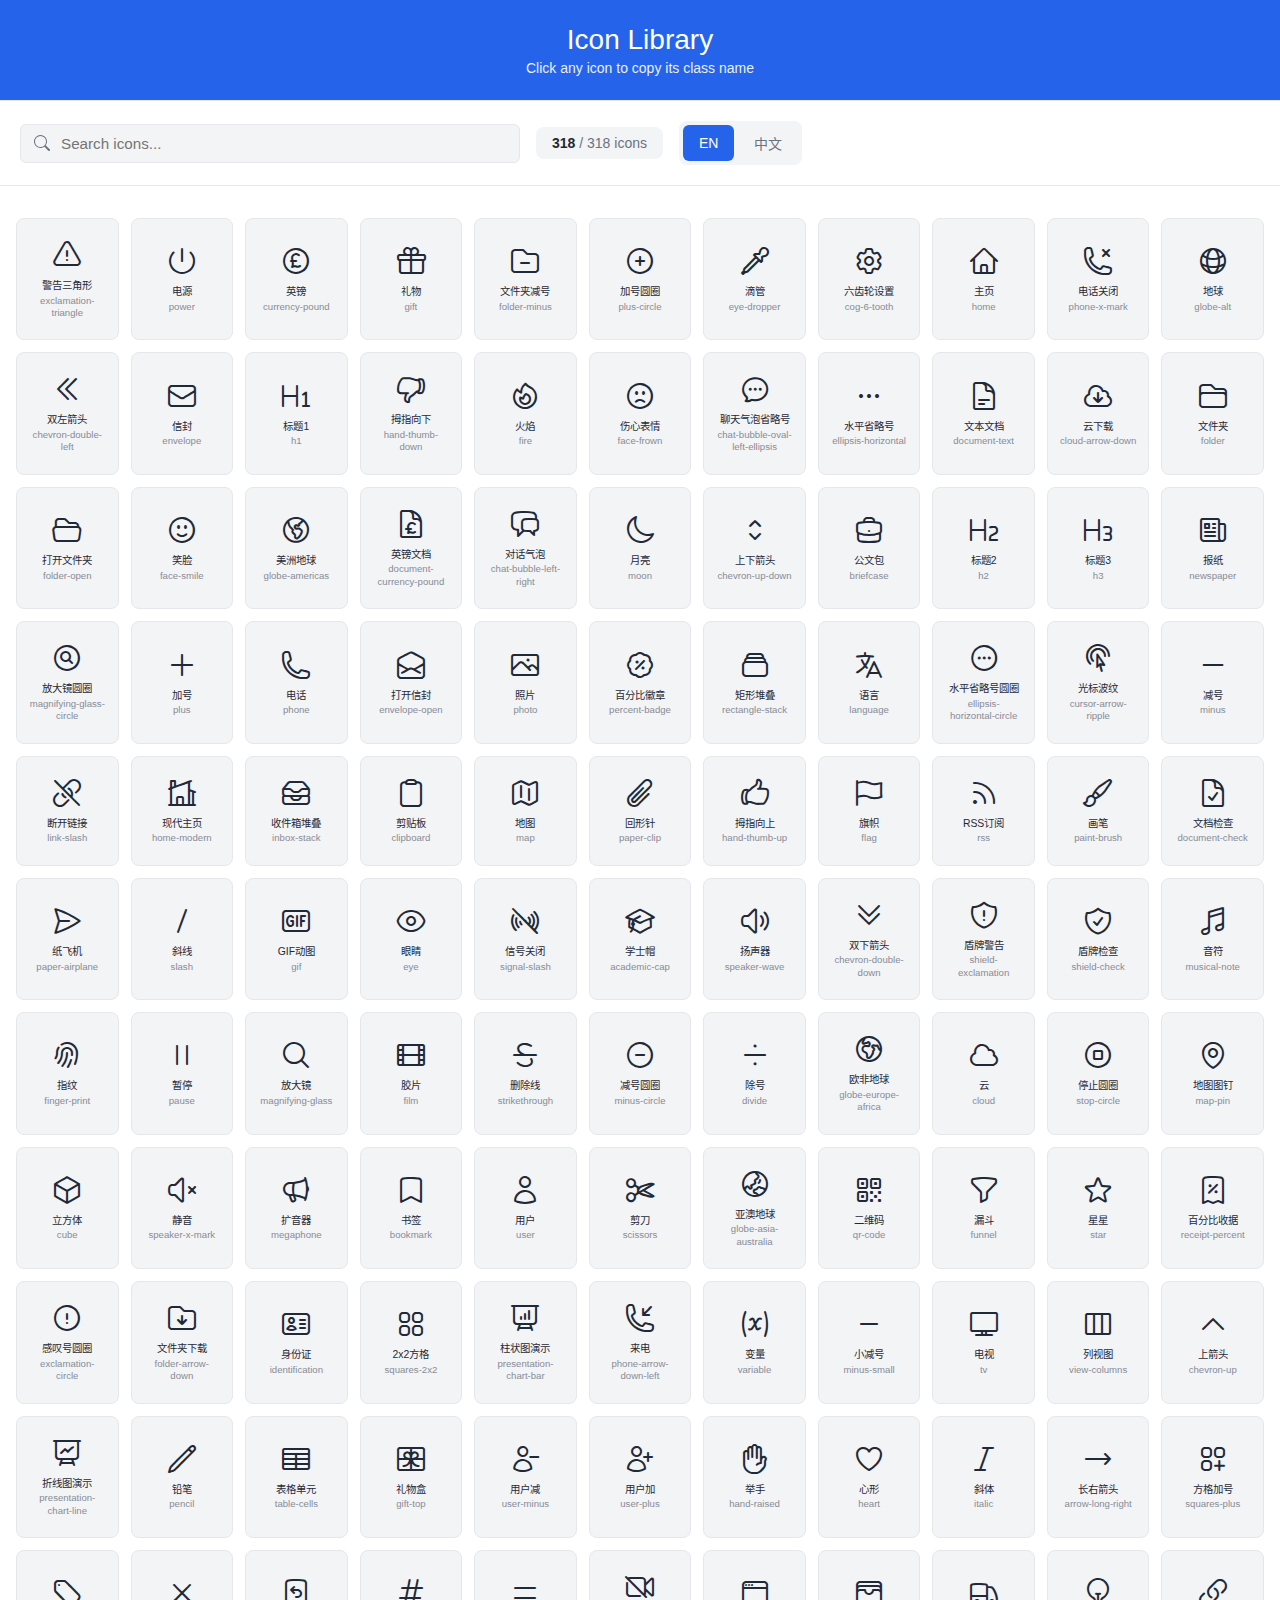
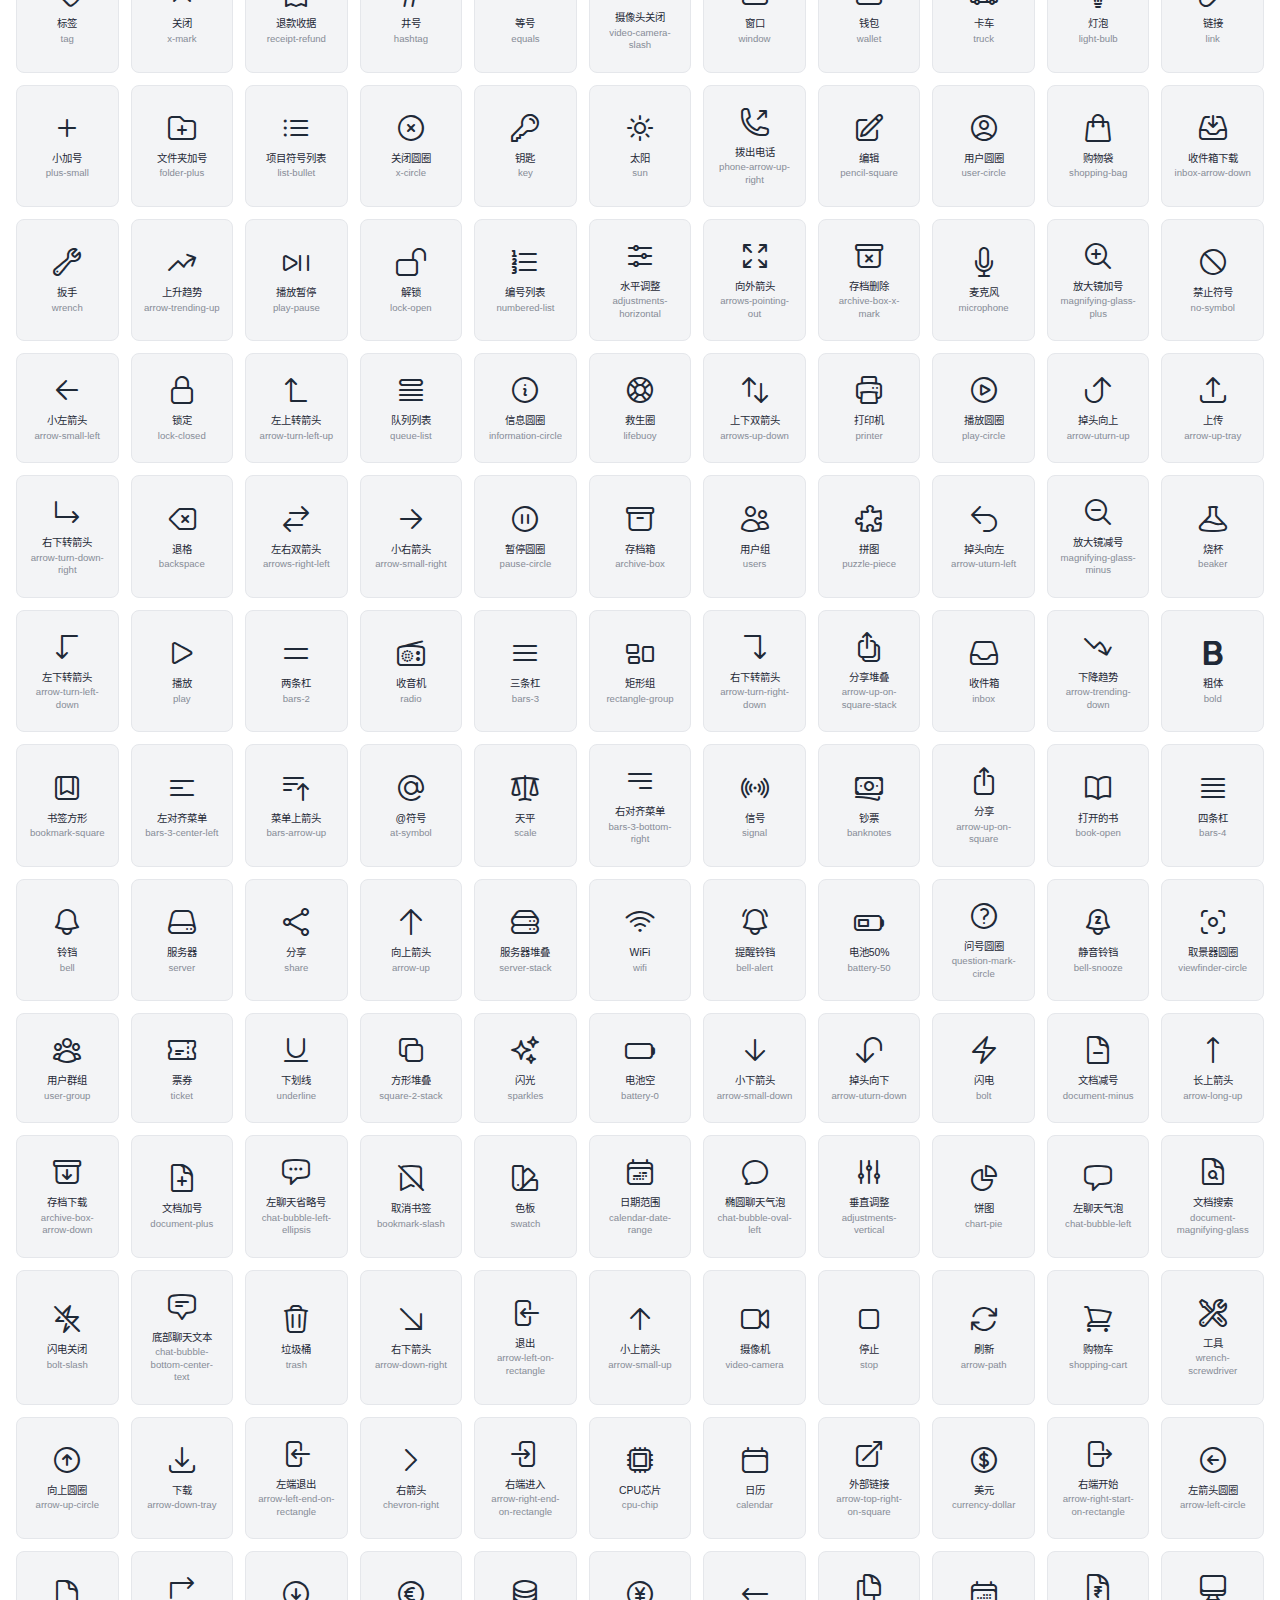
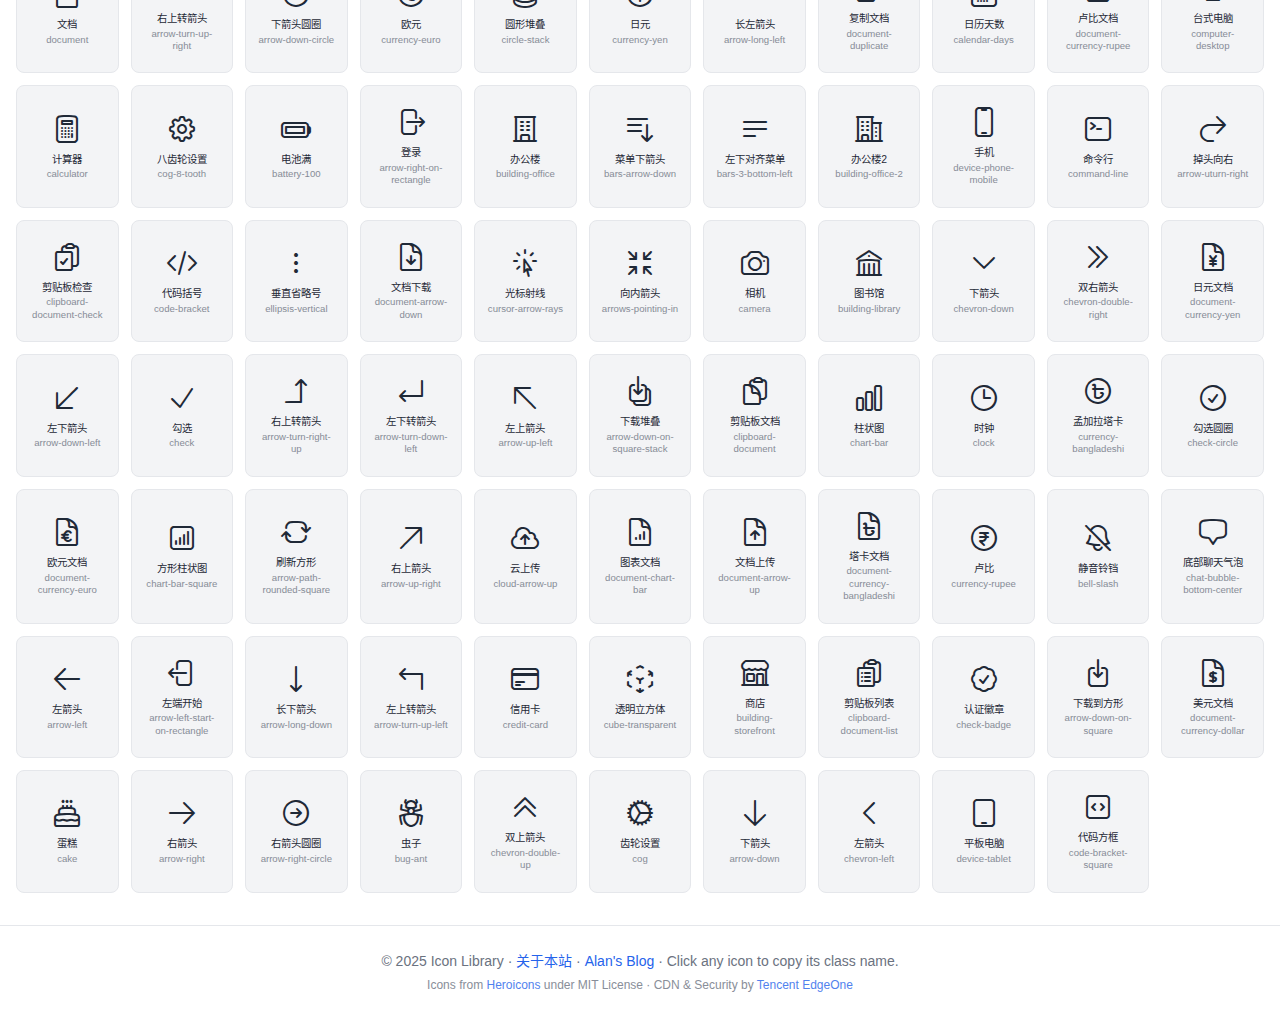
<file: index.html>
<!DOCTYPE html>
<html lang="zh-CN">
<head>
  <meta charset="UTF-8">
  <meta name="viewport" content="width=device-width, initial-scale=1.0">
  <title>Icon Library | 图标库</title>
  <link rel="stylesheet" href="iconfont.css">
  <script src="icon-names.js"></script>
  <style>
    * {
      margin: 0;
      padding: 0;
      box-sizing: border-box;
    }

    :root {
      --primary-color: #2563eb;
      --primary-dark: #1d4ed8;
      --primary-light: #dbeafe;
      --background: #ffffff;
      --card-bg: #ffffff;
      --text-primary: #1f2937;
      --text-secondary: #6b7280;
      --border-color: #e5e7eb;
      --hover-bg: #f3f4f6;
      --success-color: #10b981;
    }

    body {
      font-family: -apple-system, BlinkMacSystemFont, 'Segoe UI', 'PingFang SC', 'Hiragino Sans GB', 'Microsoft YaHei', 'Helvetica Neue', Arial, sans-serif;
      background: var(--background);
      min-height: 100vh;
      color: var(--text-primary);
    }

    .app-container {
      min-height: 100vh;
      display: flex;
      flex-direction: column;
    }

    .header {
      background: var(--primary-color);
      padding: 1.5rem;
      color: white;
      border-bottom: 1px solid var(--border-color);
    }

    .header-content {
      max-width: 1400px;
      margin: 0 auto;
      text-align: center;
    }

    .header h1 {
      font-size: 1.75rem;
      margin-bottom: 0.25rem;
      font-weight: 500;
    }

    .header p {
      font-size: 0.875rem;
      opacity: 0.9;
    }

    .toolbar {
      background: var(--card-bg);
      padding: 1.25rem;
      border-bottom: 1px solid var(--border-color);
      position: sticky;
      top: 0;
      z-index: 100;
    }

    .toolbar-content {
      max-width: 1400px;
      margin: 0 auto;
      display: flex;
      align-items: center;
      gap: 1rem;
      flex-wrap: wrap;
    }

    .search-container {
      flex: 1;
      min-width: 280px;
      max-width: 500px;
      position: relative;
    }

    .search-input {
      width: 100%;
      padding: 0.625rem 1rem 0.625rem 2.5rem;
      border: 1px solid var(--border-color);
      border-radius: 0.375rem;
      font-size: 0.95rem;
      transition: all 0.2s;
      outline: none;
      background: var(--hover-bg);
    }

    .search-input:focus {
      border-color: var(--primary-color);
      background: white;
      box-shadow: 0 0 0 2px rgba(37, 99, 235, 0.1);
    }

    .search-icon {
      position: absolute;
      left: 0.875rem;
      top: 50%;
      transform: translateY(-50%);
      color: var(--text-secondary);
      pointer-events: none;
    }

    .toolbar-actions {
      display: flex;
      align-items: center;
      gap: 1rem;
    }

    .icon-count {
      padding: 0.5rem 1rem;
      background: var(--hover-bg);
      border-radius: 0.5rem;
      font-size: 0.875rem;
      color: var(--text-secondary);
      white-space: nowrap;
    }

    .icon-count strong {
      color: var(--text-primary);
      font-weight: 600;
    }

    .lang-switcher {
      display: flex;
      background: var(--hover-bg);
      border-radius: 0.5rem;
      padding: 0.25rem;
      gap: 0.25rem;
    }

    .lang-btn {
      padding: 0.5rem 1rem;
      border: none;
      background: transparent;
      color: var(--text-secondary);
      border-radius: 0.375rem;
      cursor: pointer;
      font-size: 0.875rem;
      font-weight: 500;
      transition: all 0.2s;
      white-space: nowrap;
    }

    .lang-btn.active {
      background: var(--primary-color);
      color: white;
    }

    .lang-btn:hover:not(.active) {
      color: var(--text-primary);
    }

    .main-content {
      flex: 1;
      max-width: 1400px;
      margin: 0 auto;
      width: 100%;
      padding: 2rem 1rem;
    }

    .icon-grid {
      display: grid;
      grid-template-columns: repeat(auto-fill, minmax(100px, 1fr));
      gap: 0.75rem;
    }

    .icon-card {
      background: var(--hover-bg);
      border: 1px solid var(--border-color);
      border-radius: 0.5rem;
      padding: 1.25rem 0.5rem;
      cursor: pointer;
      transition: all 0.2s;
      display: flex;
      flex-direction: column;
      align-items: center;
      justify-content: center;
      min-height: 100px;
      position: relative;
      overflow: hidden;
    }

    .icon-card:hover {
      background: white;
      border-color: var(--primary-color);
      transform: translateY(-1px);
      box-shadow: 0 2px 8px rgba(37, 99, 235, 0.12);
    }

    .icon-card:active {
      transform: translateY(0);
    }

    .icon-card i {
      font-size: 2rem;
      color: var(--text-primary);
      transition: all 0.2s;
      margin-bottom: 0.5rem;
    }

    .icon-card:hover i {
      color: var(--primary-color);
      transform: scale(1.1);
    }

    .icon-name {
      font-size: 0.7rem;
      color: var(--text-secondary);
      text-align: center;
      word-break: break-word;
      line-height: 1.3;
      max-width: 100%;
      padding: 0 0.25rem;
    }
    
    .icon-name-zh {
      font-size: 0.65rem;
      color: var(--text-primary);
      margin-bottom: 2px;
      font-weight: 500;
    }
    
    .icon-name-en {
      font-size: 0.6rem;
      color: var(--text-secondary);
      opacity: 0.8;
    }

    .copied-badge {
      position: absolute;
      top: 0.5rem;
      right: 0.5rem;
      background: var(--success-color);
      color: white;
      padding: 0.25rem 0.5rem;
      border-radius: 0.25rem;
      font-size: 0.625rem;
      font-weight: 600;
      opacity: 0;
      transform: translateY(-0.5rem);
      transition: all 0.3s;
      pointer-events: none;
    }

    .icon-card.copied .copied-badge {
      opacity: 1;
      transform: translateY(0);
    }

    .empty-state {
      text-align: center;
      padding: 4rem 2rem;
      color: var(--text-secondary);
    }

    .empty-state-icon {
      font-size: 4rem;
      margin-bottom: 1rem;
      opacity: 0.3;
    }

    .empty-state h3 {
      font-size: 1.25rem;
      margin-bottom: 0.5rem;
      color: var(--text-primary);
    }

    .empty-state p {
      font-size: 0.95rem;
    }

    .loading-state {
      text-align: center;
      padding: 4rem 2rem;
      color: var(--text-secondary);
    }

    .spinner {
      width: 3rem;
      height: 3rem;
      border: 3px solid var(--border-color);
      border-top-color: var(--primary-color);
      border-radius: 50%;
      animation: spin 0.8s linear infinite;
      margin: 0 auto 1rem;
    }

    @keyframes spin {
      to { transform: rotate(360deg); }
    }

    .toast {
      position: fixed;
      bottom: 2rem;
      left: 50%;
      transform: translateX(-50%) translateY(100px);
      background: var(--primary-color);
      color: white;
      padding: 0.875rem 1.5rem;
      border-radius: 0.375rem;
      font-size: 0.95rem;
      box-shadow: 0 2px 8px rgba(0,0,0,0.1);
      opacity: 0;
      transition: all 0.3s;
      pointer-events: none;
      z-index: 1000;
      max-width: 90%;
      text-align: center;
    }

    .toast.show {
      opacity: 1;
      transform: translateX(-50%) translateY(0);
    }

    .footer {
      background: var(--card-bg);
      border-top: 1px solid var(--border-color);
      padding: 1.5rem;
      text-align: center;
      color: var(--text-secondary);
      font-size: 0.875rem;
    }

    .footer a {
      color: var(--primary-color);
      text-decoration: none;
    }

    .footer a:hover {
      text-decoration: underline;
    }

    @media (max-width: 768px) {
      .header h1 {
        font-size: 1.5rem;
      }
      
      .toolbar-content {
        flex-direction: column;
        align-items: stretch;
      }
      
      .search-container {
        max-width: 100%;
      }
      
      .toolbar-actions {
        justify-content: space-between;
      }
      
      .icon-grid {
        grid-template-columns: repeat(auto-fill, minmax(80px, 1fr));
        gap: 0.5rem;
      }
      
      .icon-card {
        padding: 1rem 0.25rem;
        min-height: 90px;
      }
      
      .icon-card i {
        font-size: 1.75rem;
      }
    }

    @media (min-width: 1600px) {
      .icon-grid {
        grid-template-columns: repeat(auto-fill, minmax(120px, 1fr));
      }
    }
  </style>
</head>
<body>
  <div class="app-container">
    <header class="header">
      <div class="header-content">
        <h1 class="page-title">Icon Library</h1>
        <p class="page-subtitle">Click any icon to copy its class name</p>
      </div>
    </header>

    <div class="toolbar">
      <div class="toolbar-content">
        <div class="search-container">
          <svg class="search-icon" width="16" height="16" viewBox="0 0 16 16" fill="currentColor">
            <path d="M11.742 10.344a6.5 6.5 0 1 0-1.397 1.398h-.001c.03.04.062.078.098.115l3.85 3.85a1 1 0 0 0 1.415-1.414l-3.85-3.85a1.007 1.007 0 0 0-.115-.1zM12 6.5a5.5 5.5 0 1 1-11 0 5.5 5.5 0 0 1 11 0z"/>
          </svg>
          <input 
            type="text" 
            class="search-input" 
            id="searchInput" 
            placeholder="Search icons..."
            autocomplete="off"
          >
        </div>
        
        <div class="toolbar-actions">
          <div class="icon-count">
            <strong id="visibleCount">0</strong> / <span id="totalCount">0</span> <span class="count-label">icons</span>
          </div>
          
          <div class="lang-switcher">
            <button class="lang-btn active" data-lang="en">EN</button>
            <button class="lang-btn" data-lang="zh">中文</button>
          </div>
        </div>
      </div>
    </div>

    <main class="main-content">
      <div id="iconGrid" class="icon-grid">
        <div class="loading-state">
          <div class="spinner"></div>
          <p>Loading icons...</p>
        </div>
      </div>
    </main>

    <footer class="footer">
      <p>
        © 2025 Icon Library · 
        <a href="about.html" style="color: #2563eb; text-decoration: none;">关于本站</a> · 
        <a href="https://www.alantx.cn" target="_blank" style="color: #2563eb; text-decoration: none;">Alan's Blog</a> · 
        <span class="footer-tip">Click any icon to copy its class name.</span>
      </p>
      <p style="margin-top: 0.5rem; font-size: 0.75rem; opacity: 0.8;">
        Icons from <a href="https://github.com/tailwindlabs/heroicons" target="_blank" style="color: #2563eb;">Heroicons</a> 
        under MIT License · 
        CDN & Security by <a href="https://edgeone.ai/zh?from=github" target="_blank" style="color: #2563eb;">Tencent EdgeOne</a>
      </p>
    </footer>
  </div>

  <div class="toast" id="toast"></div>

  <script>
    // Application state
    const app = {
      icons: [],
      filteredIcons: [],
      currentLang: 'en',
      searchTerm: '',
      
      // Translations
      translations: {
        en: {
          title: 'Icon Library',
          subtitle: 'Click any icon to copy its class name',
          searchPlaceholder: 'Search icons...',
          countLabel: 'icons',
          copiedPrefix: 'Copied: ',
          loading: 'Loading icons...',
          noResults: 'No icons found',
          noResultsDesc: 'Try adjusting your search',
          footerTip: 'Click any icon to copy its class name.',
          error: 'Failed to load icons'
        },
        zh: {
          title: '图标库',
          subtitle: '点击任意图标复制类名',
          searchPlaceholder: '搜索图标...',
          countLabel: '个图标',
          copiedPrefix: '已复制：',
          loading: '加载图标中...',
          noResults: '未找到图标',
          noResultsDesc: '请尝试调整搜索词',
          footerTip: '点击任意图标复制其类名。',
          error: '加载图标失败'
        }
      }
    };

    // Initialize application
    async function init() {
      try {
        await loadIcons();
        setupEventListeners();
        renderIcons();
        updateCounts();
      } catch (error) {
        console.error('Initialization failed:', error);
        showError();
      }
    }

    // Load icons from JSON file
    async function loadIcons() {
      try {
        const response = await fetch('iconfont.json');
        if (!response.ok) throw new Error('Failed to fetch icons');
        
        const data = await response.json();
        app.icons = data.glyphs || [];
        app.filteredIcons = [...app.icons];
        
        console.log(`Loaded ${app.icons.length} icons`);
      } catch (error) {
        console.error('Error loading icons:', error);
        throw error;
      }
    }

    // Render icons to the grid
    function renderIcons() {
      const grid = document.getElementById('iconGrid');
      
      if (!app.filteredIcons.length) {
        grid.innerHTML = `
          <div class="empty-state">
            <div class="empty-state-icon">🔍</div>
            <h3>${app.translations[app.currentLang].noResults}</h3>
            <p>${app.translations[app.currentLang].noResultsDesc}</p>
          </div>
        `;
        return;
      }
      
      const iconsHTML = app.filteredIcons.map(icon => {
        const className = icon.font_class || icon.name;
        const iconInfo = iconNameMap[className] || { zh: className, en: className };
        const zhName = iconInfo.zh;
        const enName = iconInfo.en;
        
        return `
          <div class="icon-card" data-name="${className}" title="${zhName} / ${enName}">
            <i class="iconfont icon-${className}"></i>
            <div class="icon-name">
              <div class="icon-name-zh">${zhName}</div>
              <div class="icon-name-en">${enName}</div>
            </div>
            <div class="copied-badge">✓</div>
          </div>
        `;
      }).join('');
      
      grid.innerHTML = iconsHTML;
      
      // Add click handlers
      grid.querySelectorAll('.icon-card').forEach(card => {
        card.addEventListener('click', handleIconClick);
      });
    }

    // Handle icon click
    function handleIconClick(event) {
      const card = event.currentTarget;
      const iconName = card.dataset.name;
      
      // 复制时加上 icon- 前缀
      copyToClipboard(`icon-${iconName}`);
      
      // Visual feedback
      card.classList.add('copied');
      setTimeout(() => {
        card.classList.remove('copied');
      }, 1500);
    }

    // Copy text to clipboard
    async function copyToClipboard(text) {
      try {
        // Try modern clipboard API first
        if (navigator.clipboard && window.isSecureContext) {
          await navigator.clipboard.writeText(text);
        } else {
          // Fallback for older browsers or non-secure contexts
          const textarea = document.createElement('textarea');
          textarea.value = text;
          textarea.style.position = 'fixed';
          textarea.style.left = '-999999px';
          textarea.style.top = '-999999px';
          document.body.appendChild(textarea);
          textarea.focus();
          textarea.select();
          
          try {
            document.execCommand('copy');
          } catch (err) {
            console.error('Fallback copy failed:', err);
          }
          
          document.body.removeChild(textarea);
        }
        
        showToast(`${app.translations[app.currentLang].copiedPrefix}${text}`);
      } catch (error) {
        console.error('Copy failed:', error);
        showToast('Copy failed. Please try again.');
      }
    }

    // Show toast notification
    function showToast(message) {
      const toast = document.getElementById('toast');
      toast.textContent = message;
      toast.classList.add('show');
      
      setTimeout(() => {
        toast.classList.remove('show');
      }, 2500);
    }

    // Search functionality
    function performSearch() {
      const searchTerm = app.searchTerm.toLowerCase().trim();
      
      if (!searchTerm) {
        app.filteredIcons = [...app.icons];
      } else {
        app.filteredIcons = app.icons.filter(icon => {
          const className = icon.font_class || icon.name || '';
          const iconInfo = iconNameMap[className] || { zh: className, en: className };
          
          // 搜索英文名
          const enName = iconInfo.en.toLowerCase();
          // 搜索中文名
          const zhName = iconInfo.zh.toLowerCase();
          
          // Direct substring match for English
          if (enName.includes(searchTerm)) return true;
          
          // Direct match for Chinese
          if (zhName.includes(searchTerm)) return true;
          
          // Fuzzy match for English: check if all characters appear in order
          let searchIndex = 0;
          for (let i = 0; i < enName.length && searchIndex < searchTerm.length; i++) {
            if (enName[i] === searchTerm[searchIndex]) {
              searchIndex++;
            }
          }
          if (searchIndex === searchTerm.length) return true;
          
          return false;
        });
      }
      
      renderIcons();
      updateCounts();
    }

    // Update icon counts
    function updateCounts() {
      document.getElementById('visibleCount').textContent = app.filteredIcons.length;
      document.getElementById('totalCount').textContent = app.icons.length;
    }

    // Update UI language
    function updateLanguage() {
      const t = app.translations[app.currentLang];
      
      document.querySelector('.page-title').textContent = t.title;
      document.querySelector('.page-subtitle').textContent = t.subtitle;
      document.getElementById('searchInput').placeholder = t.searchPlaceholder;
      document.querySelector('.count-label').textContent = t.countLabel;
      document.querySelector('.footer-tip').textContent = t.footerTip;
      
      // Re-render if showing empty state
      if (!app.filteredIcons.length) {
        renderIcons();
      }
    }

    // Show error state
    function showError() {
      const grid = document.getElementById('iconGrid');
      grid.innerHTML = `
        <div class="empty-state">
          <div class="empty-state-icon">⚠️</div>
          <h3>${app.translations[app.currentLang].error}</h3>
          <p>Please check the console for details</p>
        </div>
      `;
    }

    // Setup event listeners
    function setupEventListeners() {
      // Search input
      const searchInput = document.getElementById('searchInput');
      let searchTimeout;
      
      searchInput.addEventListener('input', (e) => {
        app.searchTerm = e.target.value;
        
        // Debounce search
        clearTimeout(searchTimeout);
        searchTimeout = setTimeout(() => {
          performSearch();
        }, 200);
      });
      
      // Clear search on Escape
      searchInput.addEventListener('keydown', (e) => {
        if (e.key === 'Escape') {
          e.target.value = '';
          app.searchTerm = '';
          performSearch();
        }
      });
      
      // Language switcher
      document.querySelectorAll('.lang-btn').forEach(btn => {
        btn.addEventListener('click', () => {
          // Update active state
          document.querySelectorAll('.lang-btn').forEach(b => b.classList.remove('active'));
          btn.classList.add('active');
          
          // Update language
          app.currentLang = btn.dataset.lang;
          updateLanguage();
        });
      });
    }

    // Start the application
    document.addEventListener('DOMContentLoaded', init);
  </script>
</body>
</html>
</file>
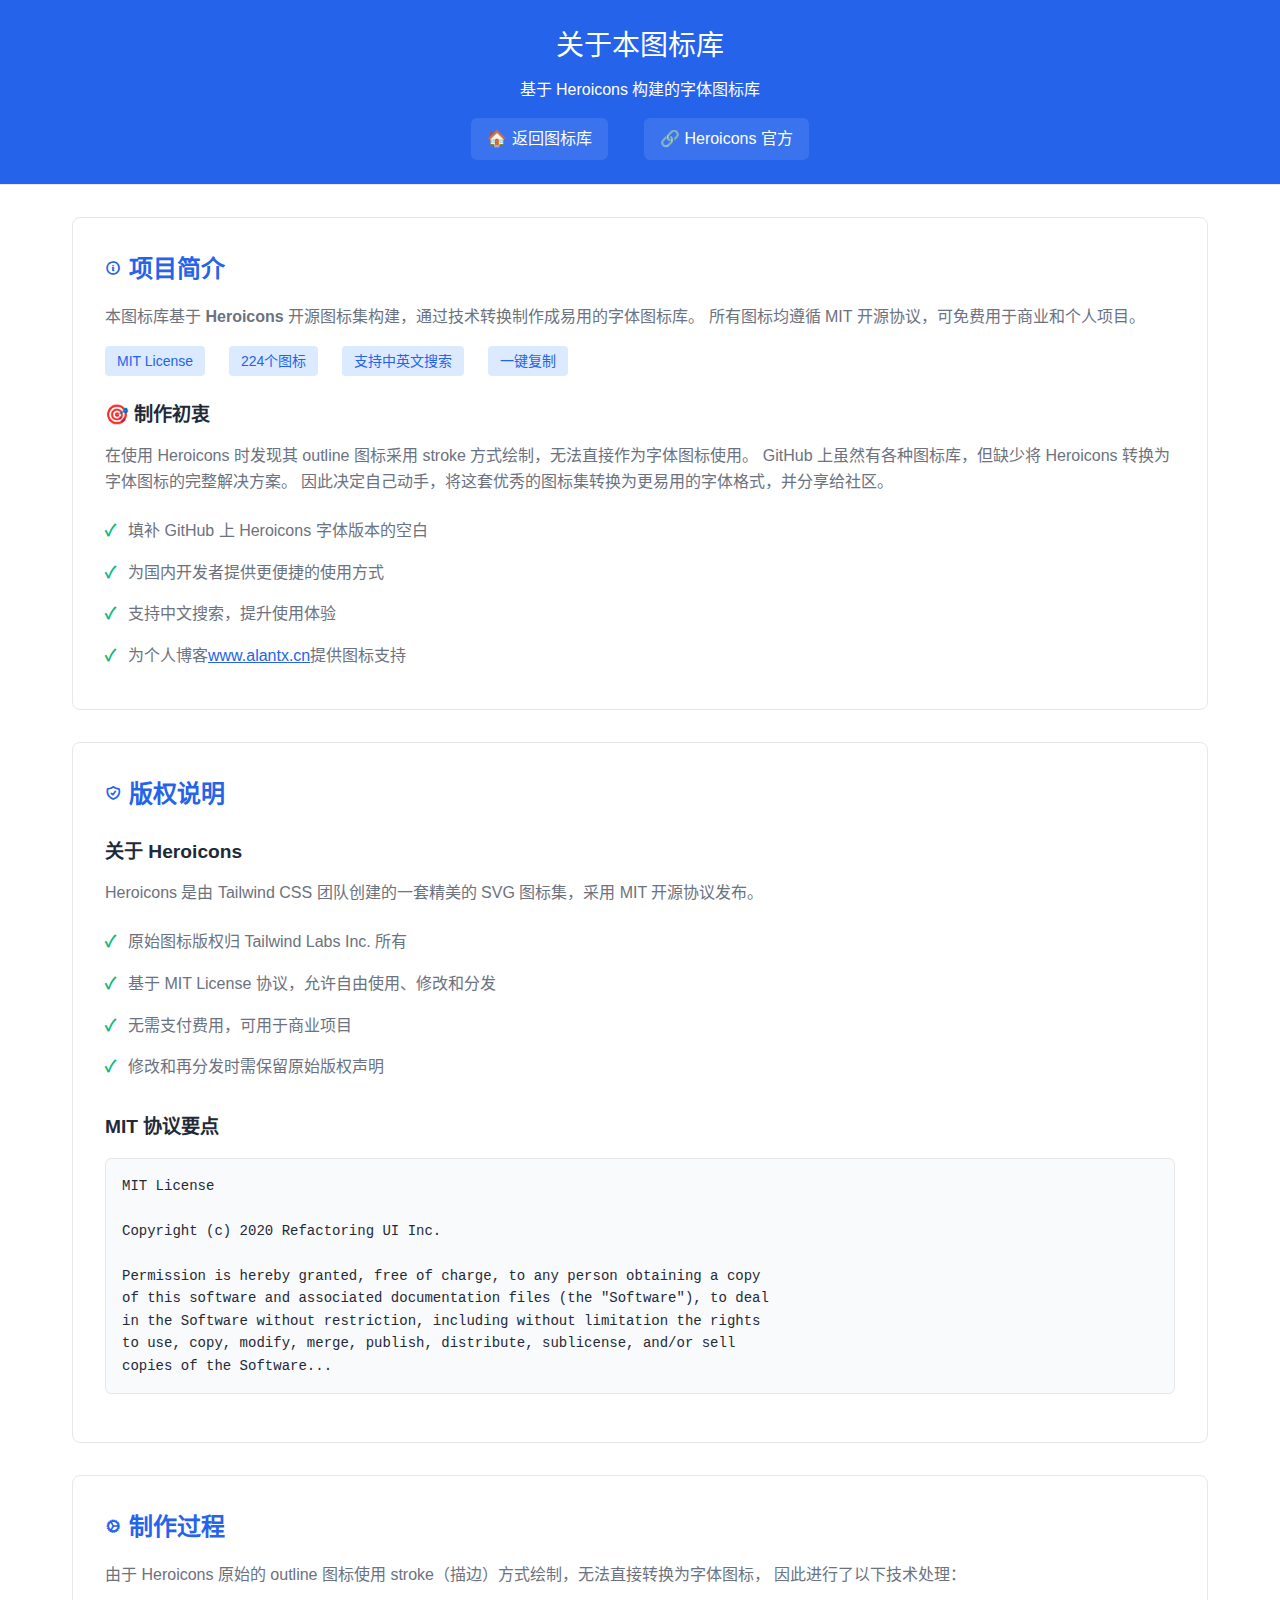
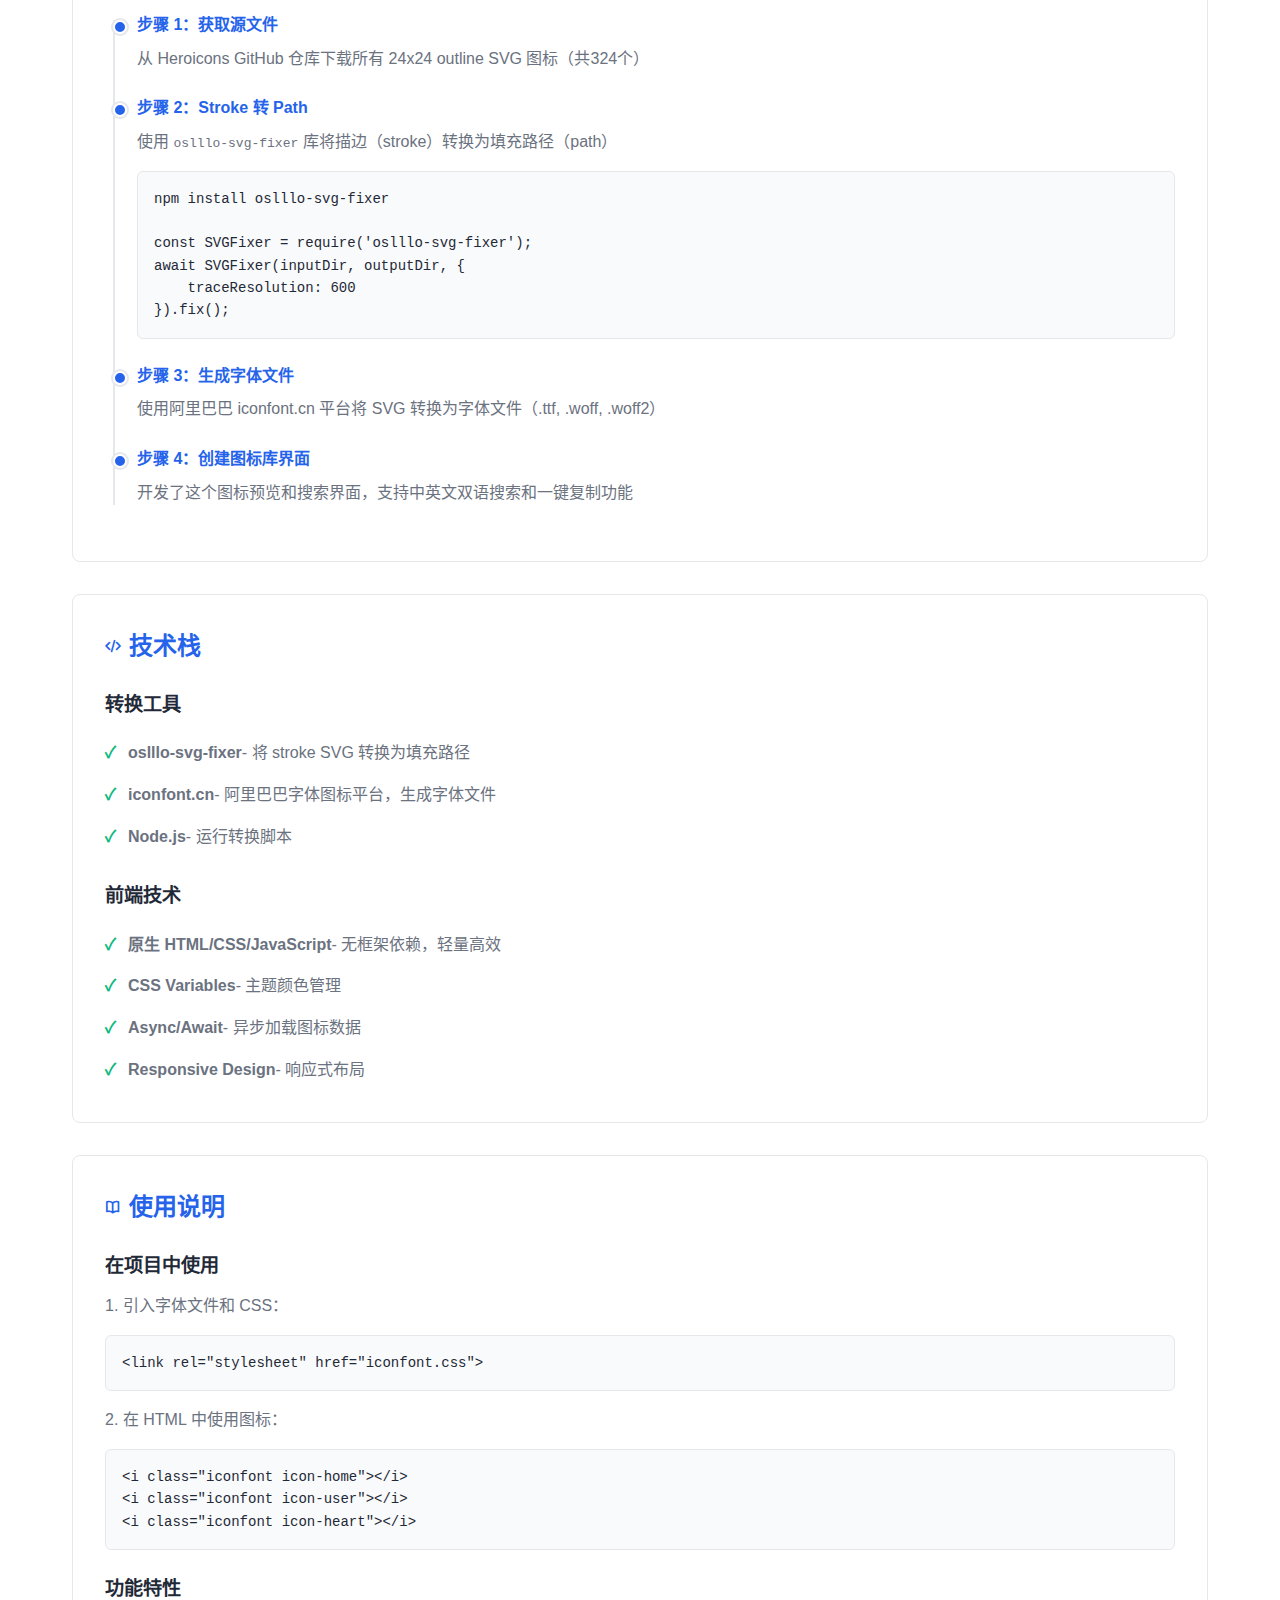
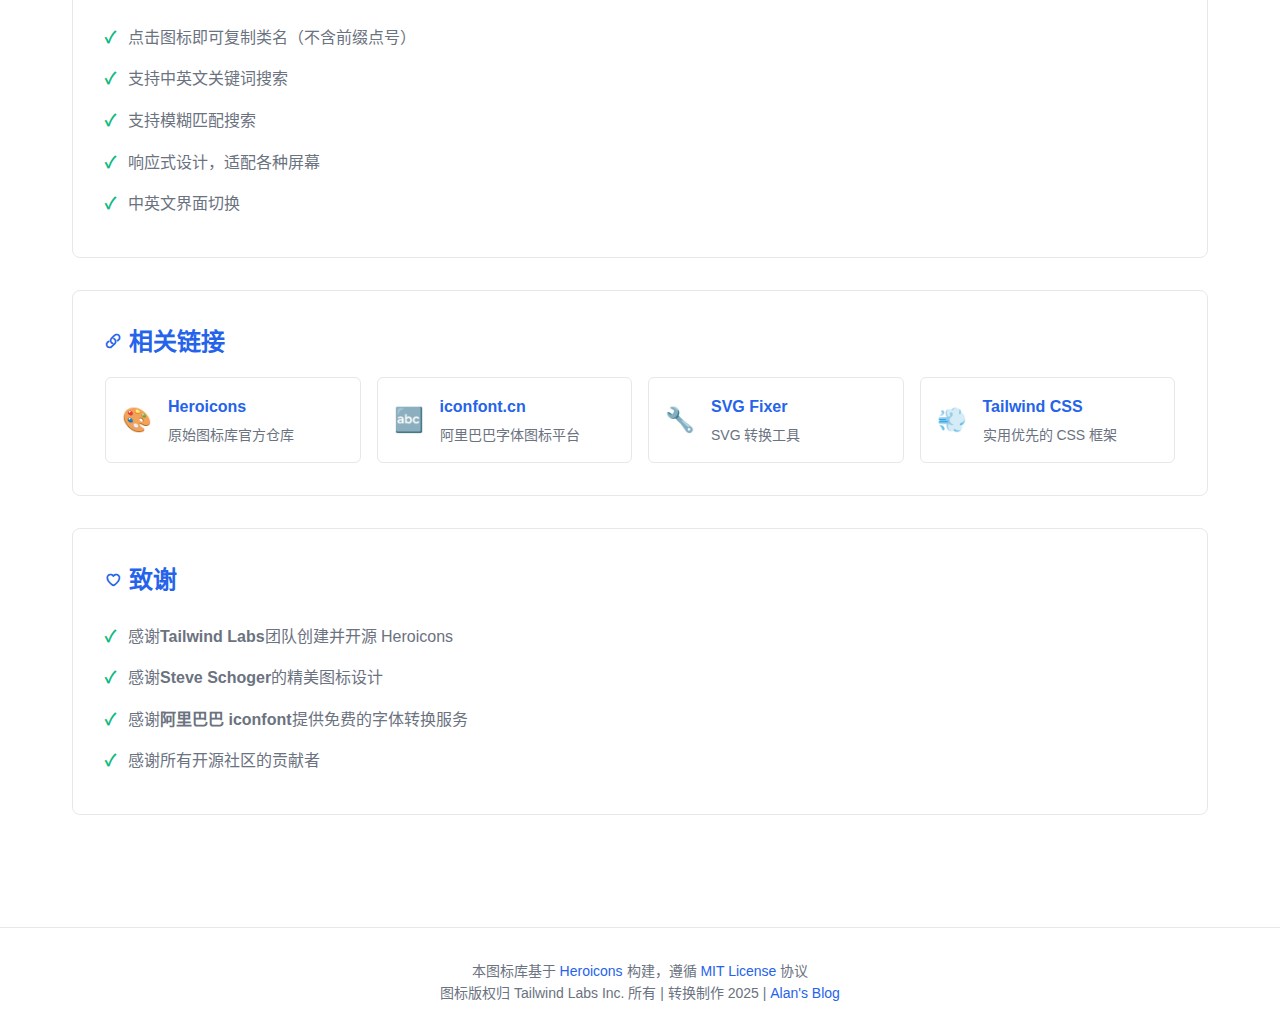
<file: about.html>
<!DOCTYPE html>
<html lang="zh-CN">
<head>
  <meta charset="UTF-8">
  <meta name="viewport" content="width=device-width, initial-scale=1.0">
  <title>关于本图标库 | About</title>
  <link rel="stylesheet" href="iconfont.css">
  <style>
    * {
      margin: 0;
      padding: 0;
      box-sizing: border-box;
    }

    :root {
      --primary-color: #2563eb;
      --primary-dark: #1d4ed8;
      --primary-light: #dbeafe;
      --background: #ffffff;
      --card-bg: #ffffff;
      --text-primary: #1f2937;
      --text-secondary: #6b7280;
      --border-color: #e5e7eb;
      --hover-bg: #f3f4f6;
      --success-color: #10b981;
      --code-bg: #f9fafb;
    }

    body {
      font-family: -apple-system, BlinkMacSystemFont, 'Segoe UI', 'PingFang SC', 'Hiragino Sans GB', 'Microsoft YaHei', 'Helvetica Neue', Arial, sans-serif;
      background: var(--background);
      min-height: 100vh;
      color: var(--text-primary);
      line-height: 1.6;
    }

    .header {
      background: var(--primary-color);
      padding: 1.5rem;
      color: white;
      text-align: center;
      border-bottom: 1px solid var(--border-color);
    }

    .header h1 {
      font-size: 1.75rem;
      font-weight: 500;
      margin-bottom: 0.5rem;
    }

    .nav-links {
      margin-top: 1rem;
    }

    .nav-links a {
      color: white;
      text-decoration: none;
      margin: 0 1rem;
      padding: 0.5rem 1rem;
      background: rgba(255,255,255,0.1);
      border-radius: 0.375rem;
      display: inline-block;
      transition: background 0.2s;
    }

    .nav-links a:hover {
      background: rgba(255,255,255,0.2);
    }

    .container {
      max-width: 1200px;
      margin: 0 auto;
      padding: 2rem;
    }

    .section {
      background: var(--card-bg);
      border: 1px solid var(--border-color);
      border-radius: 0.5rem;
      padding: 2rem;
      margin-bottom: 2rem;
    }

    .section h2 {
      font-size: 1.5rem;
      margin-bottom: 1rem;
      color: var(--primary-color);
      display: flex;
      align-items: center;
      gap: 0.5rem;
    }

    .section h3 {
      font-size: 1.2rem;
      margin: 1.5rem 0 0.75rem 0;
      color: var(--text-primary);
    }

    .section p {
      color: var(--text-secondary);
      margin-bottom: 1rem;
    }

    .section ul {
      list-style: none;
      padding-left: 0;
    }

    .section ul li {
      padding: 0.5rem 0;
      color: var(--text-secondary);
      display: flex;
      align-items: flex-start;
    }

    .section ul li:before {
      content: "✓";
      color: var(--success-color);
      font-weight: bold;
      margin-right: 0.75rem;
      flex-shrink: 0;
    }

    .code-block {
      background: var(--code-bg);
      border: 1px solid var(--border-color);
      border-radius: 0.375rem;
      padding: 1rem;
      margin: 1rem 0;
      font-family: 'Consolas', 'Monaco', 'Courier New', monospace;
      font-size: 0.875rem;
      overflow-x: auto;
    }

    .code-block pre {
      margin: 0;
      white-space: pre-wrap;
      word-wrap: break-word;
    }

    .badge {
      display: inline-block;
      padding: 0.25rem 0.75rem;
      background: var(--primary-light);
      color: var(--primary-color);
      border-radius: 0.25rem;
      font-size: 0.875rem;
      font-weight: 500;
      margin-right: 0.5rem;
    }

    .timeline {
      position: relative;
      padding-left: 2rem;
      margin: 1.5rem 0;
    }

    .timeline:before {
      content: "";
      position: absolute;
      left: 0.5rem;
      top: 0.5rem;
      bottom: 0;
      width: 2px;
      background: var(--border-color);
    }

    .timeline-item {
      position: relative;
      margin-bottom: 1.5rem;
    }

    .timeline-item:before {
      content: "";
      position: absolute;
      left: -1.5rem;
      top: 0.5rem;
      width: 10px;
      height: 10px;
      border-radius: 50%;
      background: var(--primary-color);
      border: 2px solid white;
      box-shadow: 0 0 0 2px var(--border-color);
    }

    .timeline-item h4 {
      color: var(--primary-color);
      margin-bottom: 0.5rem;
      font-size: 1rem;
    }

    .links {
      display: flex;
      flex-wrap: wrap;
      gap: 1rem;
      margin-top: 1rem;
    }

    .link-card {
      flex: 1;
      min-width: 250px;
      padding: 1rem;
      border: 1px solid var(--border-color);
      border-radius: 0.375rem;
      text-decoration: none;
      color: var(--text-primary);
      transition: all 0.2s;
      display: flex;
      align-items: center;
      gap: 1rem;
    }

    .link-card:hover {
      border-color: var(--primary-color);
      box-shadow: 0 2px 8px rgba(37, 99, 235, 0.1);
      transform: translateY(-1px);
    }

    .link-icon {
      font-size: 1.5rem;
      color: var(--primary-color);
    }

    .link-content h4 {
      margin-bottom: 0.25rem;
      color: var(--primary-color);
    }

    .link-content p {
      font-size: 0.875rem;
      color: var(--text-secondary);
      margin: 0;
    }

    .footer {
      text-align: center;
      padding: 2rem;
      color: var(--text-secondary);
      font-size: 0.875rem;
      border-top: 1px solid var(--border-color);
      margin-top: 3rem;
    }

    .footer a {
      color: var(--primary-color);
      text-decoration: none;
    }

    .footer a:hover {
      text-decoration: underline;
    }

    @media (max-width: 768px) {
      .container {
        padding: 1rem;
      }
      
      .section {
        padding: 1.5rem;
      }
      
      .nav-links a {
        margin: 0.25rem;
        font-size: 0.875rem;
      }
    }
  </style>
</head>
<body>
  <header class="header">
    <h1>关于本图标库</h1>
    <p>基于 Heroicons 构建的字体图标库</p>
    <div class="nav-links">
      <a href="index.html">🏠 返回图标库</a>
      <a href="https://github.com/tailwindlabs/heroicons" target="_blank">🔗 Heroicons 官方</a>
    </div>
  </header>

  <div class="container">
    <!-- 项目简介 -->
    <section class="section">
      <h2>
        <i class="iconfont icon-information-circle"></i>
        项目简介
      </h2>
      <p>
        本图标库基于 <strong>Heroicons</strong> 开源图标集构建，通过技术转换制作成易用的字体图标库。
        所有图标均遵循 MIT 开源协议，可免费用于商业和个人项目。
      </p>
      <div class="links">
        <span class="badge">MIT License</span>
        <span class="badge">224个图标</span>
        <span class="badge">支持中英文搜索</span>
        <span class="badge">一键复制</span>
      </div>
      
      <h3 style="margin-top: 1.5rem;">🎯 制作初衷</h3>
      <p>
        在使用 Heroicons 时发现其 outline 图标采用 stroke 方式绘制，无法直接作为字体图标使用。
        GitHub 上虽然有各种图标库，但缺少将 Heroicons 转换为字体图标的完整解决方案。
        因此决定自己动手，将这套优秀的图标集转换为更易用的字体格式，并分享给社区。
      </p>
      <ul>
        <li>填补 GitHub 上 Heroicons 字体版本的空白</li>
        <li>为国内开发者提供更便捷的使用方式</li>
        <li>支持中文搜索，提升使用体验</li>
        <li>为个人博客 <a href="https://www.alantx.cn" target="_blank" style="color: #2563eb;">www.alantx.cn</a> 提供图标支持</li>
      </ul>
    </section>

    <!-- 版权说明 -->
    <section class="section">
      <h2>
        <i class="iconfont icon-shield-check"></i>
        版权说明
      </h2>
      <h3>关于 Heroicons</h3>
      <p>
        Heroicons 是由 Tailwind CSS 团队创建的一套精美的 SVG 图标集，采用 MIT 开源协议发布。
      </p>
      <ul>
        <li>原始图标版权归 Tailwind Labs Inc. 所有</li>
        <li>基于 MIT License 协议，允许自由使用、修改和分发</li>
        <li>无需支付费用，可用于商业项目</li>
        <li>修改和再分发时需保留原始版权声明</li>
      </ul>
      
      <h3>MIT 协议要点</h3>
      <div class="code-block">
        <pre>MIT License

Copyright (c) 2020 Refactoring UI Inc.

Permission is hereby granted, free of charge, to any person obtaining a copy
of this software and associated documentation files (the "Software"), to deal
in the Software without restriction, including without limitation the rights
to use, copy, modify, merge, publish, distribute, sublicense, and/or sell
copies of the Software...</pre>
      </div>
    </section>

    <!-- 制作过程 -->
    <section class="section">
      <h2>
        <i class="iconfont icon-cog"></i>
        制作过程
      </h2>
      <p>
        由于 Heroicons 原始的 outline 图标使用 stroke（描边）方式绘制，无法直接转换为字体图标，
        因此进行了以下技术处理：
      </p>
      
      <div class="timeline">
        <div class="timeline-item">
          <h4>步骤 1：获取源文件</h4>
          <p>从 Heroicons GitHub 仓库下载所有 24x24 outline SVG 图标（共324个）</p>
        </div>
        
        <div class="timeline-item">
          <h4>步骤 2：Stroke 转 Path</h4>
          <p>使用 <code>oslllo-svg-fixer</code> 库将描边（stroke）转换为填充路径（path）</p>
          <div class="code-block">
            <pre>npm install oslllo-svg-fixer

const SVGFixer = require('oslllo-svg-fixer');
await SVGFixer(inputDir, outputDir, {
    traceResolution: 600
}).fix();</pre>
          </div>
        </div>
        
        <div class="timeline-item">
          <h4>步骤 3：生成字体文件</h4>
          <p>使用阿里巴巴 iconfont.cn 平台将 SVG 转换为字体文件（.ttf, .woff, .woff2）</p>
        </div>
        
        <div class="timeline-item">
          <h4>步骤 4：创建图标库界面</h4>
          <p>开发了这个图标预览和搜索界面，支持中英文双语搜索和一键复制功能</p>
        </div>
      </div>
    </section>

    <!-- 技术栈 -->
    <section class="section">
      <h2>
        <i class="iconfont icon-code-bracket"></i>
        技术栈
      </h2>
      <h3>转换工具</h3>
      <ul>
        <li><strong>oslllo-svg-fixer</strong> - 将 stroke SVG 转换为填充路径</li>
        <li><strong>iconfont.cn</strong> - 阿里巴巴字体图标平台，生成字体文件</li>
        <li><strong>Node.js</strong> - 运行转换脚本</li>
      </ul>
      
      <h3>前端技术</h3>
      <ul>
        <li><strong>原生 HTML/CSS/JavaScript</strong> - 无框架依赖，轻量高效</li>
        <li><strong>CSS Variables</strong> - 主题颜色管理</li>
        <li><strong>Async/Await</strong> - 异步加载图标数据</li>
        <li><strong>Responsive Design</strong> - 响应式布局</li>
      </ul>
    </section>

    <!-- 使用说明 -->
    <section class="section">
      <h2>
        <i class="iconfont icon-book-open"></i>
        使用说明
      </h2>
      <h3>在项目中使用</h3>
      <p>1. 引入字体文件和 CSS：</p>
      <div class="code-block">
        <pre>&lt;link rel="stylesheet" href="iconfont.css"&gt;</pre>
      </div>
      
      <p>2. 在 HTML 中使用图标：</p>
      <div class="code-block">
        <pre>&lt;i class="iconfont icon-home"&gt;&lt;/i&gt;
&lt;i class="iconfont icon-user"&gt;&lt;/i&gt;
&lt;i class="iconfont icon-heart"&gt;&lt;/i&gt;</pre>
      </div>
      
      <h3>功能特性</h3>
      <ul>
        <li>点击图标即可复制类名（不含前缀点号）</li>
        <li>支持中英文关键词搜索</li>
        <li>支持模糊匹配搜索</li>
        <li>响应式设计，适配各种屏幕</li>
        <li>中英文界面切换</li>
      </ul>
    </section>

    <!-- 相关链接 -->
    <section class="section">
      <h2>
        <i class="iconfont icon-link"></i>
        相关链接
      </h2>
      <div class="links">
        <a href="https://github.com/tailwindlabs/heroicons" target="_blank" class="link-card">
          <span class="link-icon">🎨</span>
          <div class="link-content">
            <h4>Heroicons</h4>
            <p>原始图标库官方仓库</p>
          </div>
        </a>
        
        <a href="https://www.iconfont.cn/" target="_blank" class="link-card">
          <span class="link-icon">🔤</span>
          <div class="link-content">
            <h4>iconfont.cn</h4>
            <p>阿里巴巴字体图标平台</p>
          </div>
        </a>
        
        <a href="https://github.com/oslllo/svg-fixer" target="_blank" class="link-card">
          <span class="link-icon">🔧</span>
          <div class="link-content">
            <h4>SVG Fixer</h4>
            <p>SVG 转换工具</p>
          </div>
        </a>
        
        <a href="https://tailwindcss.com/" target="_blank" class="link-card">
          <span class="link-icon">💨</span>
          <div class="link-content">
            <h4>Tailwind CSS</h4>
            <p>实用优先的 CSS 框架</p>
          </div>
        </a>
      </div>
    </section>

    <!-- 致谢 -->
    <section class="section">
      <h2>
        <i class="iconfont icon-heart"></i>
        致谢
      </h2>
      <ul>
        <li>感谢 <strong>Tailwind Labs</strong> 团队创建并开源 Heroicons</li>
        <li>感谢 <strong>Steve Schoger</strong> 的精美图标设计</li>
        <li>感谢 <strong>阿里巴巴 iconfont</strong> 提供免费的字体转换服务</li>
        <li>感谢所有开源社区的贡献者</li>
      </ul>
    </section>
  </div>

  <footer class="footer">
    <p>
      本图标库基于 <a href="https://github.com/tailwindlabs/heroicons" target="_blank">Heroicons</a> 
      构建，遵循 <a href="https://opensource.org/licenses/MIT" target="_blank">MIT License</a> 协议
    </p>
    <p>
      图标版权归 Tailwind Labs Inc. 所有 | 转换制作 2025 | 
      <a href="https://www.alantx.cn" target="_blank">Alan's Blog</a>
    </p>
  </footer>
</body>
</html>
</file>
<file: iconfont.css>
@font-face {
  font-family: "iconfont"; /* Project id 4996179 */
  src: url('iconfont.woff2?t=1754898813759') format('woff2'),
       url('iconfont.woff?t=1754898813759') format('woff'),
       url('iconfont.ttf?t=1754898813759') format('truetype');
}

.iconfont {
  font-family: "iconfont" !important;
  font-size: 16px;
  font-style: normal;
  -webkit-font-smoothing: antialiased;
  -moz-osx-font-smoothing: grayscale;
}

.icon-exclamation-triangle:before {
  content: "\e76c";
}

.icon-power:before {
  content: "\e76d";
}

.icon-currency-pound:before {
  content: "\e76e";
}

.icon-gift:before {
  content: "\e76f";
}

.icon-folder-minus:before {
  content: "\e770";
}

.icon-plus-circle:before {
  content: "\e771";
}

.icon-eye-dropper:before {
  content: "\e772";
}

.icon-cog-6-tooth:before {
  content: "\e773";
}

.icon-home:before {
  content: "\e764";
}

.icon-phone-x-mark:before {
  content: "\e765";
}

.icon-globe-alt:before {
  content: "\e766";
}

.icon-chevron-double-left:before {
  content: "\e767";
}

.icon-envelope:before {
  content: "\e768";
}

.icon-h1:before {
  content: "\e769";
}

.icon-hand-thumb-down:before {
  content: "\e76a";
}

.icon-fire:before {
  content: "\e76b";
}

.icon-face-frown:before {
  content: "\e756";
}

.icon-chat-bubble-oval-left-ellipsis:before {
  content: "\e757";
}

.icon-ellipsis-horizontal:before {
  content: "\e758";
}

.icon-document-text:before {
  content: "\e759";
}

.icon-cloud-arrow-down:before {
  content: "\e75a";
}

.icon-folder:before {
  content: "\e75b";
}

.icon-folder-open:before {
  content: "\e75c";
}

.icon-face-smile:before {
  content: "\e75d";
}

.icon-globe-americas:before {
  content: "\e75e";
}

.icon-document-currency-pound:before {
  content: "\e75f";
}

.icon-chat-bubble-left-right:before {
  content: "\e760";
}

.icon-moon:before {
  content: "\e761";
}

.icon-chevron-up-down:before {
  content: "\e762";
}

.icon-briefcase:before {
  content: "\e763";
}

.icon-h2:before {
  content: "\e74c";
}

.icon-h3:before {
  content: "\e74d";
}

.icon-newspaper:before {
  content: "\e74e";
}

.icon-magnifying-glass-circle:before {
  content: "\e74f";
}

.icon-plus:before {
  content: "\e750";
}

.icon-phone:before {
  content: "\e751";
}

.icon-envelope-open:before {
  content: "\e752";
}

.icon-photo:before {
  content: "\e753";
}

.icon-percent-badge:before {
  content: "\e754";
}

.icon-rectangle-stack:before {
  content: "\e755";
}

.icon-language:before {
  content: "\e73e";
}

.icon-ellipsis-horizontal-circle:before {
  content: "\e73f";
}

.icon-cursor-arrow-ripple:before {
  content: "\e740";
}

.icon-minus:before {
  content: "\e741";
}

.icon-link-slash:before {
  content: "\e742";
}

.icon-home-modern:before {
  content: "\e743";
}

.icon-inbox-stack:before {
  content: "\e744";
}

.icon-clipboard:before {
  content: "\e745";
}

.icon-map:before {
  content: "\e746";
}

.icon-paper-clip:before {
  content: "\e747";
}

.icon-hand-thumb-up:before {
  content: "\e748";
}

.icon-flag:before {
  content: "\e749";
}

.icon-rss:before {
  content: "\e74a";
}

.icon-paint-brush:before {
  content: "\e74b";
}

.icon-document-check:before {
  content: "\e732";
}

.icon-paper-airplane:before {
  content: "\e733";
}

.icon-slash:before {
  content: "\e734";
}

.icon-gif:before {
  content: "\e735";
}

.icon-eye:before {
  content: "\e736";
}

.icon-signal-slash:before {
  content: "\e737";
}

.icon-academic-cap:before {
  content: "\e738";
}

.icon-speaker-wave:before {
  content: "\e739";
}

.icon-chevron-double-down:before {
  content: "\e73a";
}

.icon-shield-exclamation:before {
  content: "\e73b";
}

.icon-shield-check:before {
  content: "\e73c";
}

.icon-musical-note:before {
  content: "\e73d";
}

.icon-finger-print:before {
  content: "\e725";
}

.icon-pause:before {
  content: "\e726";
}

.icon-magnifying-glass:before {
  content: "\e727";
}

.icon-film:before {
  content: "\e728";
}

.icon-strikethrough:before {
  content: "\e729";
}

.icon-minus-circle:before {
  content: "\e72a";
}

.icon-divide:before {
  content: "\e72b";
}

.icon-globe-europe-africa:before {
  content: "\e72c";
}

.icon-cloud:before {
  content: "\e72d";
}

.icon-stop-circle:before {
  content: "\e72e";
}

.icon-map-pin:before {
  content: "\e72f";
}

.icon-cube:before {
  content: "\e730";
}

.icon-speaker-x-mark:before {
  content: "\e731";
}

.icon-megaphone:before {
  content: "\e717";
}

.icon-bookmark:before {
  content: "\e718";
}

.icon-user:before {
  content: "\e719";
}

.icon-scissors:before {
  content: "\e71a";
}

.icon-globe-asia-australia:before {
  content: "\e71b";
}

.icon-qr-code:before {
  content: "\e71c";
}

.icon-funnel:before {
  content: "\e71d";
}

.icon-star:before {
  content: "\e71e";
}

.icon-receipt-percent:before {
  content: "\e71f";
}

.icon-exclamation-circle:before {
  content: "\e720";
}

.icon-folder-arrow-down:before {
  content: "\e721";
}

.icon-identification:before {
  content: "\e722";
}

.icon-squares-2x2:before {
  content: "\e723";
}

.icon-presentation-chart-bar:before {
  content: "\e724";
}

.icon-phone-arrow-down-left:before {
  content: "\e70a";
}

.icon-variable:before {
  content: "\e70b";
}

.icon-minus-small:before {
  content: "\e70c";
}

.icon-tv:before {
  content: "\e70d";
}

.icon-view-columns:before {
  content: "\e70e";
}

.icon-chevron-up:before {
  content: "\e70f";
}

.icon-presentation-chart-line:before {
  content: "\e710";
}

.icon-pencil:before {
  content: "\e711";
}

.icon-table-cells:before {
  content: "\e712";
}

.icon-gift-top:before {
  content: "\e713";
}

.icon-user-minus:before {
  content: "\e714";
}

.icon-user-plus:before {
  content: "\e715";
}

.icon-hand-raised:before {
  content: "\e716";
}

.icon-heart:before {
  content: "\e6fd";
}

.icon-italic:before {
  content: "\e6fe";
}

.icon-arrow-long-right:before {
  content: "\e6ff";
}

.icon-squares-plus:before {
  content: "\e700";
}

.icon-tag:before {
  content: "\e701";
}

.icon-x-mark:before {
  content: "\e702";
}

.icon-receipt-refund:before {
  content: "\e703";
}

.icon-hashtag:before {
  content: "\e704";
}

.icon-equals:before {
  content: "\e705";
}

.icon-video-camera-slash:before {
  content: "\e706";
}

.icon-window:before {
  content: "\e707";
}

.icon-wallet:before {
  content: "\e708";
}

.icon-truck:before {
  content: "\e709";
}

.icon-light-bulb:before {
  content: "\e6ef";
}

.icon-link:before {
  content: "\e6f0";
}

.icon-plus-small:before {
  content: "\e6f1";
}

.icon-folder-plus:before {
  content: "\e6f2";
}

.icon-list-bullet:before {
  content: "\e6f3";
}

.icon-x-circle:before {
  content: "\e6f4";
}

.icon-key:before {
  content: "\e6f5";
}

.icon-sun:before {
  content: "\e6f6";
}

.icon-phone-arrow-up-right:before {
  content: "\e6f7";
}

.icon-pencil-square:before {
  content: "\e6f8";
}

.icon-user-circle:before {
  content: "\e6f9";
}

.icon-shopping-bag:before {
  content: "\e6fa";
}

.icon-inbox-arrow-down:before {
  content: "\e6fb";
}

.icon-wrench:before {
  content: "\e6fc";
}

.icon-arrow-trending-up:before {
  content: "\e6e1";
}

.icon-play-pause:before {
  content: "\e6e2";
}

.icon-lock-open:before {
  content: "\e6e3";
}

.icon-numbered-list:before {
  content: "\e6e4";
}

.icon-adjustments-horizontal:before {
  content: "\e6e5";
}

.icon-arrows-pointing-out:before {
  content: "\e6e6";
}

.icon-archive-box-x-mark:before {
  content: "\e6e7";
}

.icon-microphone:before {
  content: "\e6e8";
}

.icon-magnifying-glass-plus:before {
  content: "\e6e9";
}

.icon-no-symbol:before {
  content: "\e6ea";
}

.icon-arrow-small-left:before {
  content: "\e6eb";
}

.icon-lock-closed:before {
  content: "\e6ec";
}

.icon-arrow-turn-left-up:before {
  content: "\e6ed";
}

.icon-queue-list:before {
  content: "\e6ee";
}

.icon-information-circle:before {
  content: "\e636";
}

.icon-lifebuoy:before {
  content: "\e6d3";
}

.icon-arrows-up-down:before {
  content: "\e6d4";
}

.icon-printer:before {
  content: "\e6d5";
}

.icon-play-circle:before {
  content: "\e6d6";
}

.icon-arrow-uturn-up:before {
  content: "\e6d7";
}

.icon-arrow-up-tray:before {
  content: "\e6d8";
}

.icon-arrow-turn-down-right:before {
  content: "\e6d9";
}

.icon-backspace:before {
  content: "\e6da";
}

.icon-arrows-right-left:before {
  content: "\e6db";
}

.icon-arrow-small-right:before {
  content: "\e6dc";
}

.icon-pause-circle:before {
  content: "\e6dd";
}

.icon-archive-box:before {
  content: "\e6de";
}

.icon-users:before {
  content: "\e6df";
}

.icon-puzzle-piece:before {
  content: "\e6e0";
}

.icon-arrow-uturn-left:before {
  content: "\e6c9";
}

.icon-magnifying-glass-minus:before {
  content: "\e638";
}

.icon-beaker:before {
  content: "\e6ca";
}

.icon-arrow-turn-left-down:before {
  content: "\e6cb";
}

.icon-play:before {
  content: "\e639";
}

.icon-bars-2:before {
  content: "\e6cc";
}

.icon-radio:before {
  content: "\e6cd";
}

.icon-bars-3:before {
  content: "\e6ce";
}

.icon-rectangle-group:before {
  content: "\e6cf";
}

.icon-arrow-turn-right-down:before {
  content: "\e6d0";
}

.icon-arrow-up-on-square-stack:before {
  content: "\e6d1";
}

.icon-inbox:before {
  content: "\e637";
}

.icon-arrow-trending-down:before {
  content: "\e6d2";
}

.icon-bold:before {
  content: "\e6bc";
}

.icon-bookmark-square:before {
  content: "\e6bd";
}

.icon-bars-3-center-left:before {
  content: "\e6be";
}

.icon-bars-arrow-up:before {
  content: "\e6bf";
}

.icon-at-symbol:before {
  content: "\e6c0";
}

.icon-scale:before {
  content: "\e63b";
}

.icon-bars-3-bottom-right:before {
  content: "\e6c1";
}

.icon-signal:before {
  content: "\e6c2";
}

.icon-banknotes:before {
  content: "\e6c3";
}

.icon-arrow-up-on-square:before {
  content: "\e6c4";
}

.icon-book-open:before {
  content: "\e6c5";
}

.icon-bars-4:before {
  content: "\e6c6";
}

.icon-bell:before {
  content: "\e6c7";
}

.icon-server:before {
  content: "\e6c8";
}

.icon-share:before {
  content: "\e6b6";
}

.icon-arrow-up:before {
  content: "\e6b7";
}

.icon-server-stack:before {
  content: "\e63c";
}

.icon-wifi:before {
  content: "\e6b8";
}

.icon-bell-alert:before {
  content: "\e6b9";
}

.icon-battery-50:before {
  content: "\e6ba";
}

.icon-question-mark-circle:before {
  content: "\e63a";
}

.icon-bell-snooze:before {
  content: "\e6bb";
}

.icon-viewfinder-circle:before {
  content: "\e6af";
}

.icon-user-group:before {
  content: "\e6b0";
}

.icon-ticket:before {
  content: "\e6b1";
}

.icon-underline:before {
  content: "\e6b2";
}

.icon-square-2-stack:before {
  content: "\e6b3";
}

.icon-sparkles:before {
  content: "\e6b4";
}

.icon-battery-0:before {
  content: "\e6b5";
}

.icon-arrow-small-down:before {
  content: "\e6a0";
}

.icon-arrow-uturn-down:before {
  content: "\e6a1";
}

.icon-bolt:before {
  content: "\e6a2";
}

.icon-document-minus:before {
  content: "\e6a3";
}

.icon-arrow-long-up:before {
  content: "\e6a4";
}

.icon-archive-box-arrow-down:before {
  content: "\e6a5";
}

.icon-document-plus:before {
  content: "\e6a6";
}

.icon-chat-bubble-left-ellipsis:before {
  content: "\e6a7";
}

.icon-bookmark-slash:before {
  content: "\e6a8";
}

.icon-swatch:before {
  content: "\e6a9";
}

.icon-calendar-date-range:before {
  content: "\e6aa";
}

.icon-chat-bubble-oval-left:before {
  content: "\e6ab";
}

.icon-adjustments-vertical:before {
  content: "\e6ac";
}

.icon-chart-pie:before {
  content: "\e6ad";
}

.icon-chat-bubble-left:before {
  content: "\e6ae";
}

.icon-document-magnifying-glass:before {
  content: "\e694";
}

.icon-bolt-slash:before {
  content: "\e695";
}

.icon-chat-bubble-bottom-center-text:before {
  content: "\e696";
}

.icon-trash:before {
  content: "\e63e";
}

.icon-arrow-down-right:before {
  content: "\e697";
}

.icon-arrow-left-on-rectangle:before {
  content: "\e698";
}

.icon-arrow-small-up:before {
  content: "\e699";
}

.icon-video-camera:before {
  content: "\e63f";
}

.icon-stop:before {
  content: "\e69a";
}

.icon-arrow-path:before {
  content: "\e69b";
}

.icon-shopping-cart:before {
  content: "\e63d";
}

.icon-wrench-screwdriver:before {
  content: "\e69c";
}

.icon-arrow-up-circle:before {
  content: "\e69d";
}

.icon-arrow-down-tray:before {
  content: "\e69e";
}

.icon-arrow-left-end-on-rectangle:before {
  content: "\e69f";
}

.icon-chevron-right:before {
  content: "\e683";
}

.icon-arrow-right-end-on-rectangle:before {
  content: "\e684";
}

.icon-cpu-chip:before {
  content: "\e685";
}

.icon-calendar:before {
  content: "\e686";
}

.icon-arrow-top-right-on-square:before {
  content: "\e687";
}

.icon-currency-dollar:before {
  content: "\e688";
}

.icon-arrow-right-start-on-rectangle:before {
  content: "\e689";
}

.icon-arrow-left-circle:before {
  content: "\e68a";
}

.icon-document:before {
  content: "\e68b";
}

.icon-arrow-turn-up-right:before {
  content: "\e68c";
}

.icon-arrow-down-circle:before {
  content: "\e68d";
}

.icon-currency-euro:before {
  content: "\e68e";
}

.icon-circle-stack:before {
  content: "\e68f";
}

.icon-currency-yen:before {
  content: "\e690";
}

.icon-arrow-long-left:before {
  content: "\e691";
}

.icon-document-duplicate:before {
  content: "\e692";
}

.icon-calendar-days:before {
  content: "\e693";
}

.icon-document-currency-rupee:before {
  content: "\e676";
}

.icon-computer-desktop:before {
  content: "\e677";
}

.icon-calculator:before {
  content: "\e678";
}

.icon-cog-8-tooth:before {
  content: "\e679";
}

.icon-battery-100:before {
  content: "\e67a";
}

.icon-arrow-right-on-rectangle:before {
  content: "\e67b";
}

.icon-building-office:before {
  content: "\e67c";
}

.icon-bars-arrow-down:before {
  content: "\e67d";
}

.icon-bars-3-bottom-left:before {
  content: "\e67e";
}

.icon-building-office-2:before {
  content: "\e67f";
}

.icon-device-phone-mobile:before {
  content: "\e680";
}

.icon-command-line:before {
  content: "\e681";
}

.icon-arrow-uturn-right:before {
  content: "\e640";
}

.icon-clipboard-document-check:before {
  content: "\e682";
}

.icon-code-bracket:before {
  content: "\e666";
}

.icon-ellipsis-vertical:before {
  content: "\e667";
}

.icon-document-arrow-down:before {
  content: "\e668";
}

.icon-cursor-arrow-rays:before {
  content: "\e669";
}

.icon-arrows-pointing-in:before {
  content: "\e66a";
}

.icon-camera:before {
  content: "\e66b";
}

.icon-building-library:before {
  content: "\e66c";
}

.icon-chevron-down:before {
  content: "\e66d";
}

.icon-chevron-double-right:before {
  content: "\e66e";
}

.icon-document-currency-yen:before {
  content: "\e66f";
}

.icon-arrow-down-left:before {
  content: "\e670";
}

.icon-check:before {
  content: "\e671";
}

.icon-arrow-turn-right-up:before {
  content: "\e672";
}

.icon-arrow-turn-down-left:before {
  content: "\e673";
}

.icon-arrow-up-left:before {
  content: "\e674";
}

.icon-arrow-down-on-square-stack:before {
  content: "\e675";
}

.icon-clipboard-document:before {
  content: "\e659";
}

.icon-chart-bar:before {
  content: "\e65a";
}

.icon-clock:before {
  content: "\e65b";
}

.icon-currency-bangladeshi:before {
  content: "\e65c";
}

.icon-check-circle:before {
  content: "\e65d";
}

.icon-document-currency-euro:before {
  content: "\e65e";
}

.icon-chart-bar-square:before {
  content: "\e65f";
}

.icon-arrow-path-rounded-square:before {
  content: "\e642";
}

.icon-arrow-up-right:before {
  content: "\e641";
}

.icon-cloud-arrow-up:before {
  content: "\e660";
}

.icon-document-chart-bar:before {
  content: "\e661";
}

.icon-document-arrow-up:before {
  content: "\e662";
}

.icon-document-currency-bangladeshi:before {
  content: "\e663";
}

.icon-currency-rupee:before {
  content: "\e664";
}

.icon-bell-slash:before {
  content: "\e665";
}

.icon-chat-bubble-bottom-center:before {
  content: "\e644";
}

.icon-arrow-left:before {
  content: "\e654";
}

.icon-arrow-left-start-on-rectangle:before {
  content: "\e655";
}

.icon-arrow-long-down:before {
  content: "\e656";
}

.icon-arrow-turn-up-left:before {
  content: "\e643";
}

.icon-credit-card:before {
  content: "\e657";
}

.icon-cube-transparent:before {
  content: "\e658";
}

.icon-building-storefront:before {
  content: "\e646";
}

.icon-clipboard-document-list:before {
  content: "\e647";
}

.icon-check-badge:before {
  content: "\e648";
}

.icon-arrow-down-on-square:before {
  content: "\e645";
}

.icon-document-currency-dollar:before {
  content: "\e649";
}

.icon-cake:before {
  content: "\e64a";
}

.icon-arrow-right:before {
  content: "\e64b";
}

.icon-arrow-right-circle:before {
  content: "\e64c";
}

.icon-bug-ant:before {
  content: "\e64d";
}

.icon-chevron-double-up:before {
  content: "\e64e";
}

.icon-cog:before {
  content: "\e64f";
}

.icon-arrow-down:before {
  content: "\e650";
}

.icon-chevron-left:before {
  content: "\e651";
}

.icon-device-tablet:before {
  content: "\e652";
}

.icon-code-bracket-square:before {
  content: "\e653";
}
</file>
